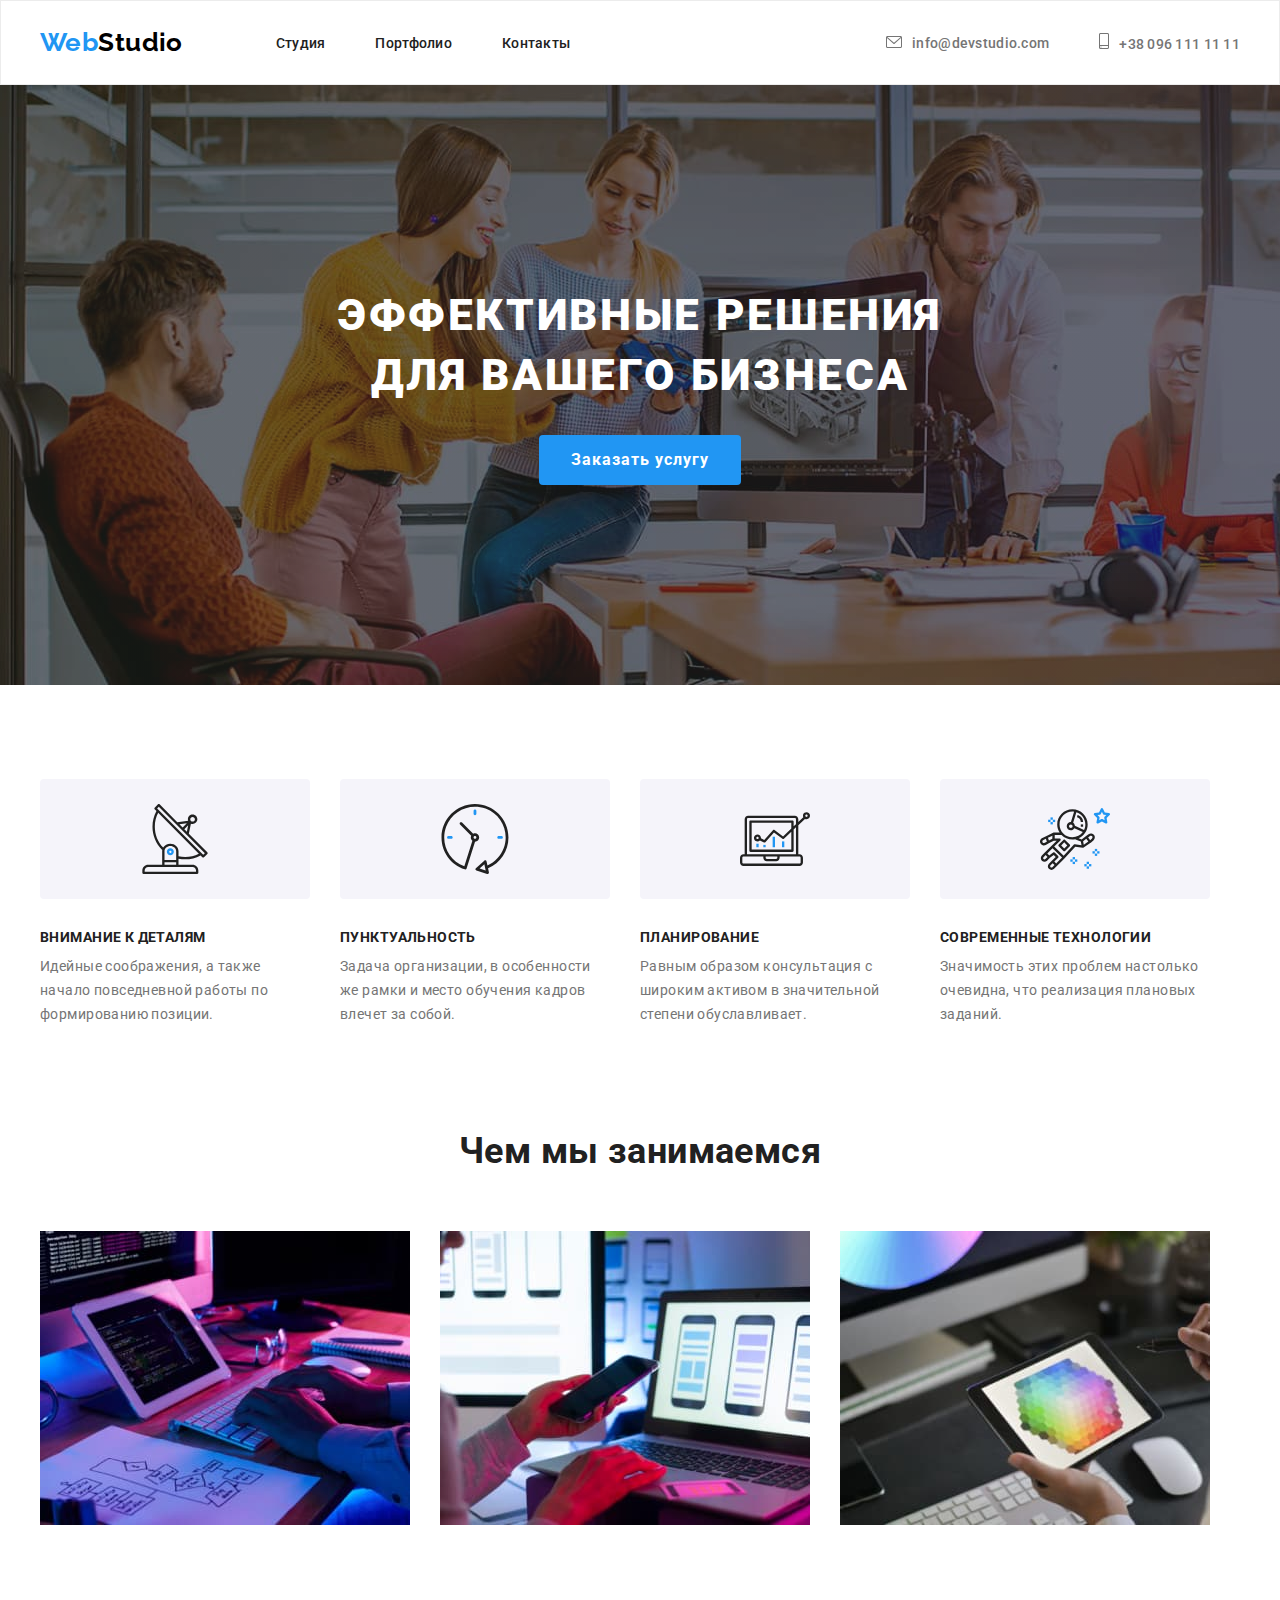
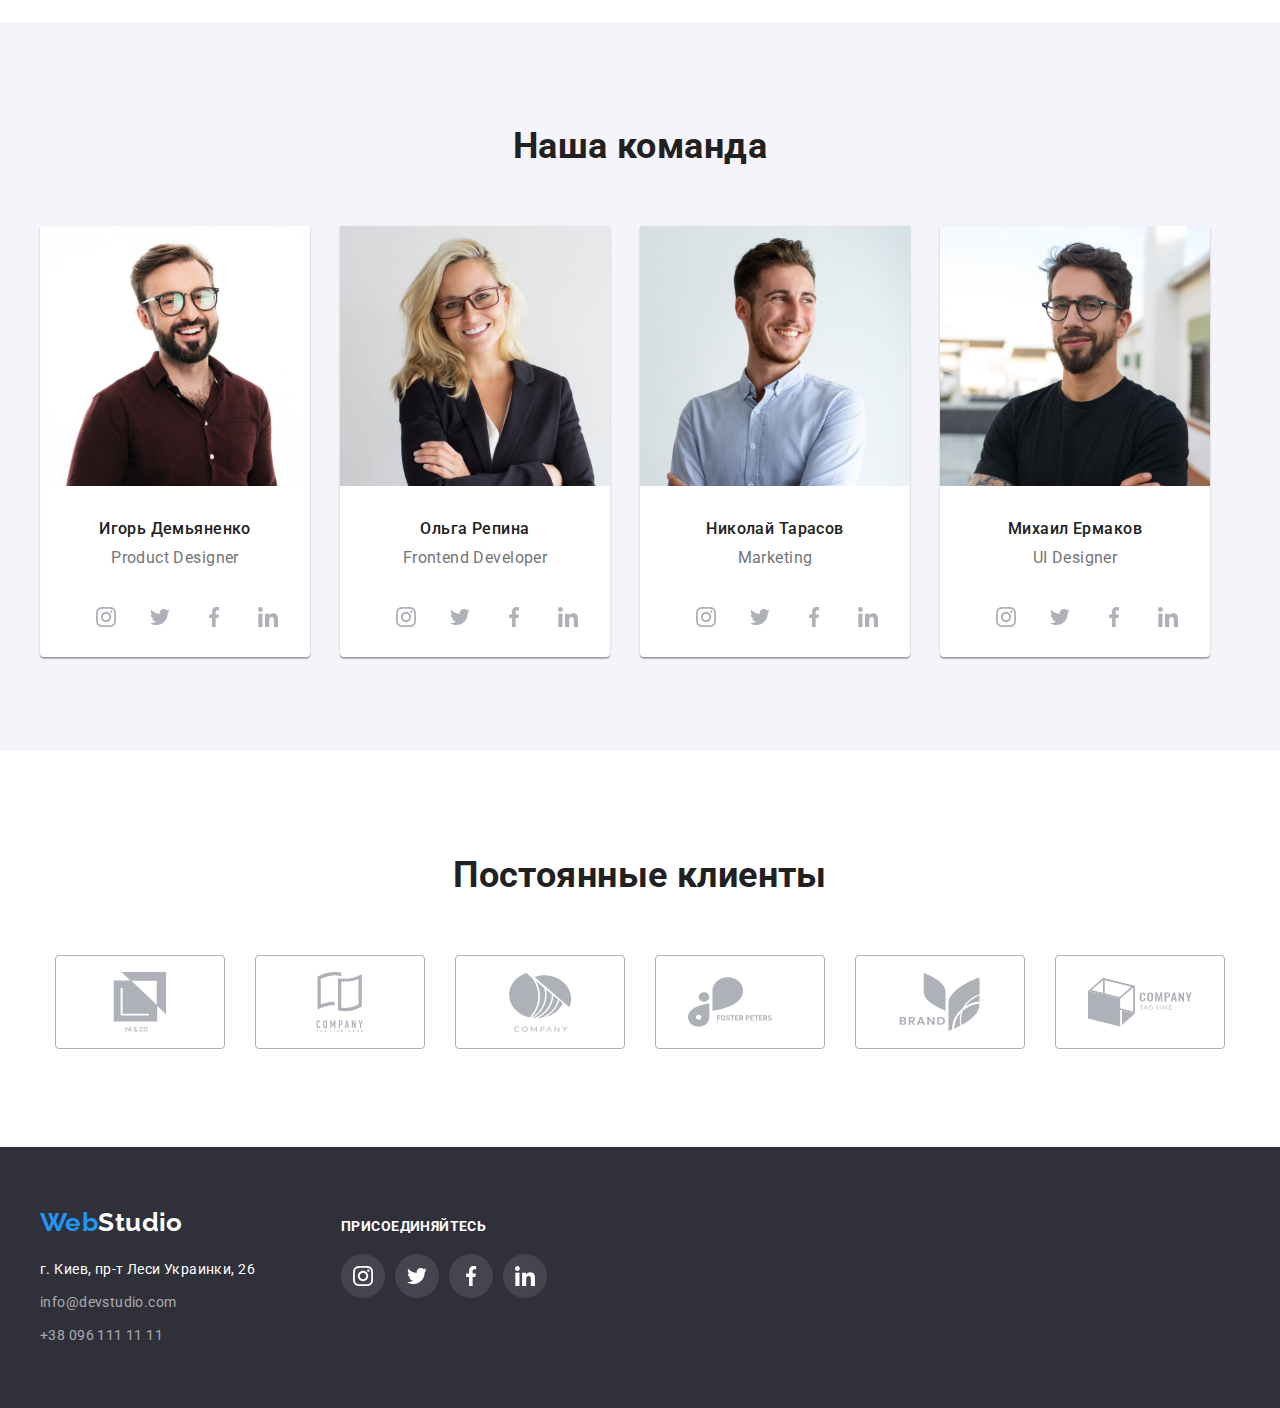
<file: index.html>
<!DOCTYPE html>
<html lang="ru">
    <head>
        <meta charset="UTF-8">
        <meta http-equiv="X-UA-Compatible" content="IE=edge">
        <meta name="viewport" content="width=device-width, initial-scale=1.0">
        <title>Document</title>
        <link rel="stylesheet" href="https://cdnjs.cloudflare.com/ajax/libs/modern-normalize/1.0.0/modern-normalize.min.css"
            integrity="sha512-ISS7cAi1PEhQ8jnbJpJZMd29NlhNj4AWYyLOSp2CE/CsHxTCu+r+t0D2yoJudVrd0/8fTVPUVDzY5Tvli75u/g=="
            crossorigin="anonymous" referrerpolicy="no-referrer" />
            <link rel="preconnect" href="https://fonts.gstatic.com">
            <link href="https://fonts.googleapis.com/css2?family=Raleway:wght@700&family=Roboto:wght@400;500;700;900&display=swap"
                rel="stylesheet">
        <link rel="stylesheet" href="./css/styles.css">
    </head>
    <body class="body">
        <header class="header">
            <div class="container">
                <nav class="main__nav">
                    <a href="/" class="logo"><span class="logo-text">Web</span>Studio</a>
                    <div>
                        <ul class="nav-list list">
                            <li class="nav__list__item">
                                <a href="./index.html" class="link">Студия</a>
                            </li>
                            <li class="nav__list__item">
                                <a href="./portfolio.html" class="link">Портфолио</a>
                            </li>
                            <li class="nav__list__item">
                                <a href="/" class="link">Контакты</a>
                            </li>
                        </ul>
                    </div>
                    <ul class="auth__nav list">
                        <li class="auth__nav__item">
                            <a href="mailto:info@devstudio.com" class="link">
                                <svg class="icon" width="16" height="12">
                                    <use href="./images/icons/sprite.svg#icon-envelope"></use>
                                </svg>info@devstudio.com</a>
                        </li>
                        <li class="auth__nav__item">
                            <a href="tel:+380961111111" class="link">
                                <svg class="icon" width="10" height="16">
                                    <use href="./images/icons/sprite.svg#icon-smartphone"></use>
                                </svg>+38 096 111 11 11</a>
                        </li>
                    </ul>
                </nav>
                </div>
        </header>
        <main>
            <!-- Main content -->
            <!-- Hero-->
            <section class="hero">
                    <div class="container">
                            <h1 class="hero__caption">Эффективные решения<br>для вашего бизнеса</h1>
                            <button type="button" class="button button-hero">Заказать услугу</button>
                </div>
            </section>
            <!-- Features -->
            <section class="section features-section">
                <div class="container">
                    <h2 class="features-caption">Features</h2>
                    <ul class="list feature__list__main">
                        <li class="feature__list">
                            <div class="feature__cont__icon">
                                <svg class="feature__icon">
                                    <use href="./images/icons/sprite.svg#icon-antenna"></use>
                                </svg>
                            </div>
                            <h3 class="feature__list__item">Внимание к деталям</h3>
                            <p class="feature__list__text">Идейные соображения, а также начало повседневной работы по формированию позиции.</p>
                        </li>
                        <li class="feature__list">
                            <div class="feature__cont__icon">
                                <svg class="feature__icon">
                                    <use href="./images/icons/sprite.svg#icon-clock1"></use>
                                </svg>
                            </div>
                            <h3 class="feature__list__item">Пунктуальность</h3>
                            <p class="feature__list__text">Задача организации, в особенности же рамки и место обучения кадров влечет за собой.</p>
                        </li>
                        <li class="feature__list">
                            <div class="feature__cont__icon">
                                <svg class="feature__icon">
                                    <use href="./images/icons/sprite.svg#icon-diagram"></use>
                                </svg>
                            </div>
                            <h3 class="feature__list__item">Планирование</h3>
                            <p class="feature__list__text">Равным образом консультация с широким активом в значительной степени обуславливает.</p>
                        </li>
                        <li class="feature__list">
                            <div class="feature__cont__icon">
                                <svg class="feature__icon">
                                    <use href="./images/icons/sprite.svg#icon-astronaut"></use>
                                </svg>
                            </div>
                            <h3 class="feature__list__item">Современные технологии</h3>
                            <p class="feature__list__text">Значимость этих проблем настолько очевидна, что реализация плановых заданий.</p>
                        </li>
                    </ul>
                </div>
            </section>
            <!-- What are we doing -->
            <section class="section our-work-section">
                <div class="container">
                    <h2 class="caption">Чем мы занимаемся</h2>
                    <ul class="our-work-item">
                        <li class="our-work-list">
                           <img src="./images/img.jpg" alt="pcdev" width="370" class="link">
                        </li>
                        <li class="our-work-list">
                            <img src="./images/img(1).jpg" alt="mob-dev" width="370" class="link">
                        </li>
                        <li class="our-work-list">
                            <img src="./images/box3.jpg" alt="tablet-dev" width="370" class="link">
                        </li>
                    </ul>
                </div>
            </section>
            <!--Our team-->
            <section class="section our-team-section">
                <div class="container">
                    <h2 class="caption">Наша команда</h2>
                    <ul class="team__list list">
                        <li class="team__card">
                            <img src="./images/img(2).jpg" alt="employee-photo1" width="270">
                            <div class="card__text">
                                <h3 class="card__title">Игорь Демьяненко</h3>
                                <p class="card__copy">Product Designer</p>
                                <ul class="our-team-icon">
                                    <li class="our-team-icon-item">
                                       <a href="" class="icon-link"><svg class="team-icon">
                                            <use href="./images/icons/sprite.svg#icon-instagram"></use>
                                        </svg>
                                        </a>
                                    </li>
                                    <li class="our-team-icon-item">
                                        <a href="" class="icon-link"><svg class="team-icon">
                                                <use href="./images/icons/sprite.svg#icon-twitter"></use>
                                            </svg>
                                        </a>
                                    </li>
                                    <li class="our-team-icon-item">
                                        <a href="" class="icon-link"><svg class="team-icon">
                                                <use href="./images/icons/sprite.svg#icon-facebook"></use>
                                            </svg>
                                        </a>
                                    </li>
                                    <li class="our-team-icon-item">
                                        <a href="" class="icon-link"><svg class="team-icon">
                                                <use href="./images/icons/sprite.svg#icon-linkedin1"></use>
                                            </svg>
                                        </a>
                                    </li>
                                </ul>
                            </div>
                        </li>
                        <li class="team__card">
                            <img src="./images/img(3).jpg" alt="employee-photo2" width="270">
                            <div class="card__text">
                                <h3 class="card__title">Ольга Репина</h3>
                                <p class="card__copy">Frontend Developer</p>
                                <ul class="our-team-icon">
                                    <li class="our-team-icon-item">
                                        <a href="" class="icon-link"><svg class="team-icon">
                                                <use href="./images/icons/sprite.svg#icon-instagram"></use>
                                            </svg>
                                        </a>
                                    </li>
                                    <li class="our-team-icon-item">
                                        <a href="" class="icon-link"><svg class="team-icon">
                                                <use href="./images/icons/sprite.svg#icon-twitter"></use>
                                            </svg>
                                        </a>
                                    </li>
                                    <li class="our-team-icon-item">
                                        <a href="" class="icon-link"><svg class="team-icon">
                                                <use href="./images/icons/sprite.svg#icon-facebook"></use>
                                            </svg>
                                        </a>
                                    </li>
                                    <li class="our-team-icon-item">
                                        <a href="" class="icon-link"><svg class="team-icon">
                                                <use href="./images/icons/sprite.svg#icon-linkedin1"></use>
                                            </svg>
                                        </a>
                                    </li>
                                </ul>
                            </div>
                        </li>
                        <li class="team__card">
                            <img src="./images/img(4).jpg" alt="employee-photo3" width="270">
                            <div class="card__text">
                                <h3 class="card__title">Николай Тарасов</h3>
                                <p class="card__copy">Marketing</p>
                                <ul class="our-team-icon">
                                    <li class="our-team-icon-item">
                                        <a href="" class="icon-link"><svg class="team-icon">
                                                <use href="./images/icons/sprite.svg#icon-instagram"></use>
                                            </svg>
                                        </a>
                                    </li>
                                    <li class="our-team-icon-item">
                                        <a href="" class="icon-link"><svg class="team-icon">
                                                <use href="./images/icons/sprite.svg#icon-twitter"></use>
                                            </svg>
                                        </a>
                                    </li>
                                    <li class="our-team-icon-item">
                                        <a href="" class="icon-link"><svg class="team-icon">
                                                <use href="./images/icons/sprite.svg#icon-facebook"></use>
                                            </svg>
                                        </a>
                                    </li>
                                    <li class="our-team-icon-item">
                                        <a href="" class="icon-link"><svg class="team-icon">
                                                <use href="./images/icons/sprite.svg#icon-linkedin1"></use>
                                            </svg>
                                        </a>
                                    </li>
                                </ul>
                            </div>
                        </li>
                        <li class="team__card">
                            <img src="./images/img(5).jpg" alt="employee-photo4" width="270">
                            <div class="card__text">
                                <h3 class="card__title">Михаил Ермаков</h3>
                                <p class="card__copy">UI Designer</p>
                                <ul class="our-team-icon">
                                    <li class="our-team-icon-item">
                                        <a href="" class="icon-link"><svg class="team-icon">
                                                <use href="./images/icons/sprite.svg#icon-instagram"></use>
                                            </svg>
                                        </a>
                                    </li>
                                    <li class="our-team-icon-item">
                                        <a href="" class="icon-link"><svg class="team-icon">
                                                <use href="./images/icons/sprite.svg#icon-twitter"></use>
                                            </svg>
                                        </a>
                                    </li>
                                    <li class="our-team-icon-item">
                                        <a href="" class="icon-link"><svg class="team-icon">
                                                <use href="./images/icons/sprite.svg#icon-facebook"></use>
                                            </svg>
                                        </a>
                                    </li>
                                    <li class="our-team-icon-item">
                                        <a href="" class="icon-link"><svg class="team-icon">
                                                <use href="./images/icons/sprite.svg#icon-linkedin1"></use>
                                            </svg>
                                        </a>
                                    </li>
                                </ul>
                            </div>
                        </li>
                    </ul>
                </div>
            </section>
            <!-- Regular clients -->
            <section class="section">
                <div class="container">
                    <h2 class="caption">Постоянные клиенты</h2>
                    <ul class="clients-list">
                        <li class="clients-list-item">
                        <a href="" class="clients-list-link"> <svg class="client-logo" width="106" height="60">
                            <use href="./images/icons/sprite.svg#icon-Union"></use>
                        </svg>
                        </a>
                        </li>
                        <li class="clients-list-item">
                            <a href="" class="clients-list-link"> <svg class="client-logo" width="106" height="60">
                                    <use href="./images/icons/sprite.svg#icon-group"></use>
                                </svg>
                            </a>
                        </li>
                    <li class="clients-list-item">
                        <a href="" class="clients-list-link"><svg class="client-logo" width="106" height="60">
                                <use href="./images/icons/sprite.svg#icon-group1"></use>
                            </svg>
                        </a>
                    </li>
                        <li class="clients-list-item">
                            <a href="" class="clients-list-link"> <svg class="client-logo" width="106" height="60">
                                    <use href="./images/icons/sprite.svg#icon-group2"></use>
                                </svg>
                            </a>
                        </li>
                        <li class="clients-list-item">
                            <a href="" class="clients-list-link"> <svg class="client-logo" width="106" height="60">
                                    <use href="./images/icons/sprite.svg#icon-group3"></use>
                                </svg>
                            </a>
                        </li>
                        <li class="clients-list-item">
                            <a href="" class="clients-list-link"> <svg class="client-logo" width="106" height="60">
                                    <use href="./images/icons/sprite.svg#icon-group4"></use>
                                </svg>
                            </a>
                        </li>
                    </ul>
                </div>
            </section>
        </main>
        <footer class="footer">
            <div class="container footer-container">
                <div class="footer-address">
                        <div class="logo-footer-content">
                            <a href="/" class="logo-footer">Web<span class="studio">Studio</span></a>
                        </div>
                        <address>
                            <ul class="list">
                                <li class="address address-list">г. Киев, пр-т Леси Украинки, 26</li>
                                <li class="address-list"><a href="mailto:info@devstudio.com" class="link">info@devstudio.com</a></li>
                                <li class="address-list"><a href="tel:+380961111111" class="link">+38 096 111 11 11</a></li>
                            </ul>
                        </address>
                </div>
                <div class="footer-icons">
                    <p class="footer-title">присоединяйтесь</p>    
                    <ul class="footer-list">
                        <li class="footer-item">
                            <a class="footer-link" href="">
                                <svg width="20" height="20" class="ft-icon">
                                    <use href="./images/icons/sprite.svg#icon-instagram"></use>
                                </svg>
                            </a>
                        </li>
                        <li class="footer-item">
                            <a class="footer-link" href="">
                                <svg width="20" height="20" class="ft-icon">
                                    <use href="./images/icons/sprite.svg#icon-twitter"></use>
                                </svg>
                            </a>
                        </li>
                        <li class="footer-item">
                            <a class="footer-link" href="">
                                <svg width="20" height="20" class="ft-icon">
                                    <use href="./images/icons/sprite.svg#icon-facebook"></use>
                                </svg>
                            </a>
                        </li>
                        <li class="footer-item">
                            <a class="footer-link" href="">
                                <svg width="20" height="20" class="ft-icon">
                                    <use href="./images/icons/sprite.svg#icon-linkedin1"></use>
                                </svg>
                            </a>
                        </li>
                    </ul>
                </div>
            </div>
        </footer>
    </body>
</html>
</file>
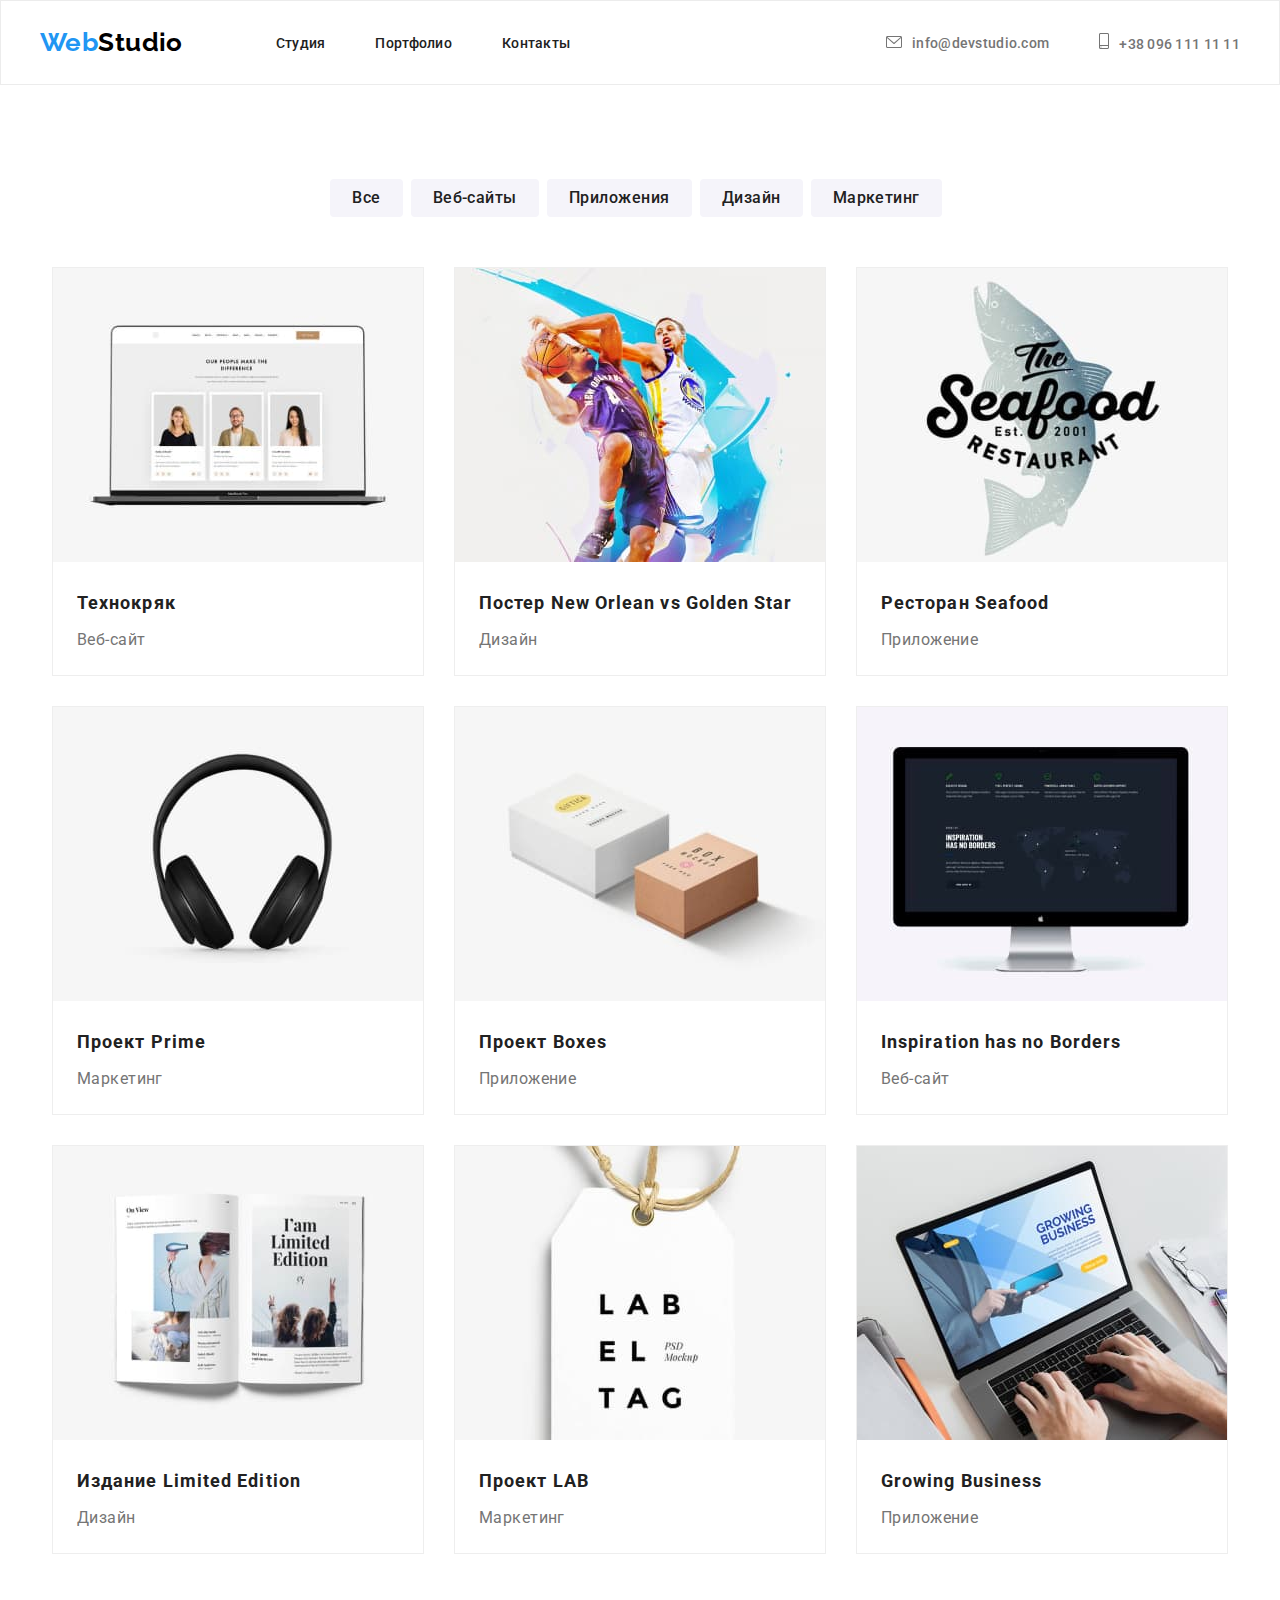
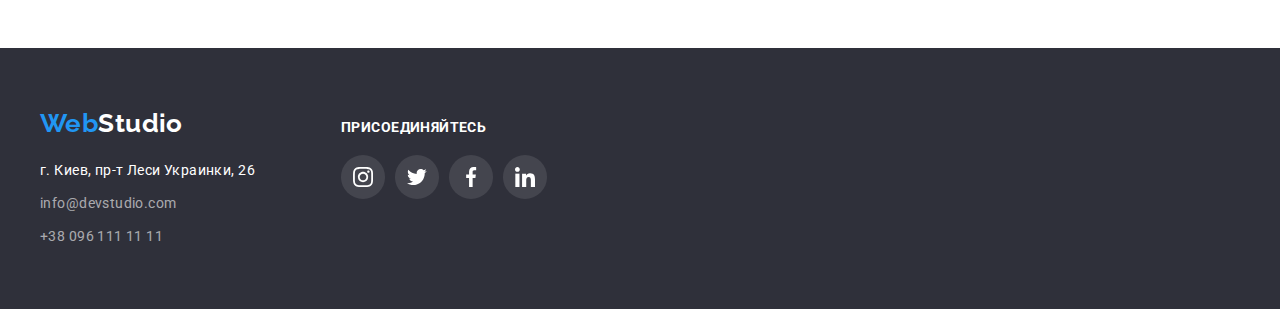
<file: portfolio.html>
<!DOCTYPE html>
<html lang="ru">
    <head>
        <meta charset="UTF-8">
        <meta http-equiv="X-UA-Compatible" content="IE=edge">
        <meta name="viewport" content="width=device-width, initial-scale=1.0">
        <title>Document</title>
        <link rel="preconnect" href="https://fonts.gstatic.com">
        <link rel="preconnect" href="https://fonts.gstatic.com">
        <link href="https://fonts.googleapis.com/css2?family=Raleway:wght@700&family=Roboto:wght@400;500;700;900&display=swap"
            rel="stylesheet">
        <link rel="stylesheet" href="./css/styles.css">
    </head>
    <body class="body">
        <header class="header">
            <div class="container">
                <nav class="main__nav">
                    <a href="/" class="logo"><span class="logo-text">Web</span>Studio</a>
                    <div>
                        <ul class="nav-list list">
                            <li class="nav__list__item">
                                <a href="./index.html" class="link">Студия</a>
                            </li>
                            <li class="nav__list__item">
                                <a href="./portfolio.html" class="link">Портфолио</a>
                            </li>
                            <li class="nav__list__item">
                                <a href="/" class="link">Контакты</a>
                            </li>
                        </ul>
                    </div>
                    <ul class="auth__nav list">
                        <li class="auth__nav__item">
                            <a href="mailto:info@devstudio.com" class="link">
                                <svg class="icon" width="16" height="12">
                                    <use href="./images/icons/sprite.svg#icon-envelope"></use>
                                </svg>info@devstudio.com</a>
                        </li>
                        <li class="auth__nav__item">
                            <a href="tel:+380961111111" class="link">
                                <svg class="icon" width="10" height="16">
                                    <use href="./images/icons/sprite.svg#icon-smartphone"></use>
                                </svg>+38 096 111 11 11</a>
                        </li>
                    </ul>
                </nav>
            </div>
        </header>
        <main>
            <section class="section">
                <div class="container portfolio__list">
                    <h1 class="portfolio-caption">Портфолио</h1>
                    <!-- Filters -->
                    <div>
                        <ul class="button__list">
                            <li class="button__list__item"><button type="button" class="button button__filter">Все</button></li>
                            <li class="button__list__item"><button type="button" class="button button__filter">Веб-сайты</button></li>
                            <li class="button__list__item"><button type="button" class="button button__filter">Приложения</button></li>
                            <li class="button__list__item"><button type="button" class="button button__filter">Дизайн</button></li>
                            <li class="button__list__item"><button type="button" class="button button__filter">Маркетинг</button></li>
                        </ul>
                    </div>
                    <!-- Projects -->
                    <div>
                        <ul class="list project__list">
                            <li class="project__card">
                                <a href="#" class="project__card__img"><img src="./images/prj1.jpg" alt="project1" width="370">
                                <div class="project__card__text">
                                    <h2 class="project__title">Технокряк</h2>
                                    <p class="project__copy">Веб-сайт</p>
                                </div>
                                </a>
                            </li>
                            <li class="project__card">
                                <a href="#" class="project__card__img"><img src="./images/prj2.jpg" alt="project2" width="370">
                                <div class="project__card__text">
                                    <h2 class="project__title">Постер New Orlean vs Golden Star</h2>
                                    <p class="project__copy">Дизайн</p>
                                </div>
                                </a>
                            </li>
                            <li class="project__card">
                                <a href="#" class="project__card__img"><img src="./images/prj3.jpg" alt="project3" width="370">
                                <div class="project__card__text">
                                    <h2 class="project__title">Ресторан Seafood</h2>
                                    <p class="project__copy">Приложение</p>
                                </div>
                                </a>
                            </li>
                            <li class="project__card">
                                <a href="#" class="project__card__img"><img src="./images/prj4.jpg" alt="project4" width="370">
                                <div class="project__card__text">
                                    <h2 class="project__title">Проект Prime</h2>
                                    <p class="project__copy">Маркетинг</p>
                                </div>
                                </a>
                            </li>
                            <li class="project__card">
                                <a href="#" class="project__card__img"><img src="./images/prj5.jpg" alt="project5" width="370">
                                <div class="project__card__text">
                                    <h2 class="project__title">Проект Boxes</h2>
                                    <p class="project__copy">Приложение</p>
                                </div>
                                </a>
                            </li>
                            <li class="project__card">
                                <a href="#" class="project__card__img"><img src="./images/prj6.jpg" alt="project6" width="370">
                                <div class="project__card__text">
                                    <h2 class="project__title">Inspiration has no Borders</h2>
                                    <p class="project__copy">Веб-сайт</p>
                                </div>
                                </a>
                            </li>
                            <li class="project__card">
                                <a href="#" class="project__card__img"><img src="./images/prj7.jpg" alt="project7" width="370">
                                <div class="project__card__text">
                                    <h2 class="project__title">Издание Limited Edition</h2>
                                    <p class="project__copy">Дизайн</p>
                                </div>
                                </a>
                            </li>
                            <li class="project__card">
                                <a href="#" class="project__card__img"><img src="./images/prj8.jpg" alt="project8" width="370">
                                <div class="project__card__text">
                                    <h2 class="project__title">Проект LAB</h2>
                                    <p class="project__copy">Маркетинг</p>
                                </div>
                                </a>
                            </li>
                            <li class="project__card">
                                <a href="#" class="project__card__img"><img src="./images/prj9.jpg" alt="project9" width="370">
                                <div class="project__card__text">
                                    <h2 class="project__title">Growing Business</h2>
                                    <p class="project__copy">Приложение</p>
                                </div>
                                </a>
                            </li>
                        </ul>
                    </div>
                </div>
            </section>
        </main>
        <footer class="footer">
            <div class="container footer-container">
                <div class="footer-address">
                    <div class="logo-footer-content">
                        <a href="/" class="logo-footer">Web<span class="studio">Studio</span></a>
                    </div>
                    <address>
                        <ul class="list">
                            <li class="address address-list">г. Киев, пр-т Леси Украинки, 26</li>
                            <li class="address-list"><a href="mailto:info@devstudio.com" class="link">info@devstudio.com</a>
                            </li>
                            <li class="address-list"><a href="tel:+380961111111" class="link">+38 096 111 11 11</a></li>
                        </ul>
                    </address>
                </div>
                <div class="footer-icons">
                    <p class="footer-title">присоединяйтесь</p>
                    <ul class="footer-list">
                        <li class="footer-item">
                            <a class="footer-link" href="">
                                <svg width="20" height="20" class="ft-icon">
                                    <use href="./images/icons/sprite.svg#icon-instagram"></use>
                                </svg>
                            </a>
                        </li>
                        <li class="footer-item">
                            <a class="footer-link" href="">
                                <svg width="20" height="20" class="ft-icon">
                                    <use href="./images/icons/sprite.svg#icon-twitter"></use>
                                </svg>
                            </a>
                        </li>
                        <li class="footer-item">
                            <a class="footer-link" href="">
                                <svg width="20" height="20" class="ft-icon">
                                    <use href="./images/icons/sprite.svg#icon-facebook"></use>
                                </svg>
                            </a>
                        </li>
                        <li class="footer-item">
                            <a class="footer-link" href="">
                                <svg width="20" height="20" class="ft-icon">
                                    <use href="./images/icons/sprite.svg#icon-linkedin1"></use>
                                </svg>
                            </a>
                        </li>
                    </ul>
                </div>
            </div>
        </footer>
    </body>
</html>
</file>
<file: css/styles.css>
:root {
  --pretty-color: #2196f3;
  --while-color: #212121;
  --white-color: #ffffff;
  --grey-color: #757575;
  --dark-grey: #2f303a;
  --soft-grey: #f5f4fa;
  --icons-grey: #afb1b8;
  --black-logo: #000000;
  --card-border-color: #eeeeee;
  --main-font: "Roboto", sans-serif;
  --logo-font: "Raleway", sans-serif;
}
/* --icons-color: rgba(175, 177, 184, 1); */
* {
  margin: 0;
  padding: 0;
  list-style: none;
}

body {
  font-family: var(--main-font);
  font-style: normal;
  color: var(--grey-color);
  font-weight: normal;
  font-size: 14px;
  letter-spacing: 0.03em;
  margin-left: auto;
  margin-right: auto;
}

a {
  text-decoration: none;
}

ul {
  list-style: none;
  padding: 0;
  margin: 0;
}

h1,
h2,
h3,
h4 {
  margin: 0;
}

p {
  margin: 0;
}
.container {
  margin: 0 auto;
  width: 1200px;
  padding-left: 15px;
  padding-right: 15px;
}
.section {
  padding: 94px 0;
}

.link {
  color: inherit;
  text-decoration: none;
}

.list {
  list-style: none;
}

/* Header */

.header {
  border: 1px solid #ececec;
}

.main__nav {
  display: flex;
  align-items: center;
}

.auth__nav {
  display: flex;
  margin-left: auto;
}
.nav-list {
  display: flex;
  margin-right: 0;
}

.nav__list__item {
  margin-right: 50px;
  padding-top: 32px;
  padding-bottom: 32px;
}
.nav__list__item:last-child {
  margin-right: 0;
}

.nav-list,
.auth__nav {
  font-size: 14px;
  line-height: 1.143;
  font-weight: 500;
  letter-spacing: 0.02em;
}

.nav-list .link {
  /* display: block; */
  color: var(--while-color);
  padding-top: 32px;
  padding-bottom: 32px;
}

.auth__nav .link {
  color: inherit;
  padding-top: 32px;
  padding-bottom: 32px;
}

.auth__nav .list {
  align-items: center;
  justify-content: center;
}

.auth__nav .auth__nav__item + .auth__nav__item {
  margin-left: 50px;
}

.auth__nav__item {
  display: flex;
  align-items: center;
  justify-content: center;
}

.header .link:hover,
.header .link:focus {
  color: var(--pretty-color);
}

.logo {
  font-family: Raleway;
  font-weight: bold;
  font-size: 26px;
  line-height: 1.192;
  color: var(--black-logo);
  text-decoration: none;

  padding-right: 93px;
  padding-top: 24px;
  padding-bottom: 25px;
}

.logo-text {
  color: var(--pretty-color);
}

.icon {
  fill: currentColor;
  margin-right: 10px;
}

/* Header */

/* Hero */

.hero {
  background-color: var(--dark-grey);
  background-image: linear-gradient(
      to right,
      rgba(48, 58, 47, 0.4),
      rgba(47, 48, 58, 0.4)
    ),
    url("../images/herobackground.jpg");
  text-align: center;
  padding: 200px 0;
  max-width: 1600px;
  margin-right: auto;
  margin-left: auto;
}

.hero__caption {
  margin-bottom: 30px;
  font-weight: 900;
  font-size: 44px;
  line-height: 1.364;
  text-align: center;
  letter-spacing: 0.06em;
  text-transform: uppercase;

  color: var(--white-color);
}

.button {
  color: inherit;
  font-family: inherit;
  font-style: inherit;
  background-color: transparent;
  border: none;
  cursor: pointer;
  padding: 10px 10px;
}

.button-hero {
  font-weight: 700;
  font-size: 16px;
  line-height: 1.875;
  letter-spacing: 0.06em;
  color: var(--white-color);
  border-radius: 4px;
  background-color: var(--pretty-color);
  display: inline-block;
  padding: 10px 32px;
}

.button-hero:hover,
.button-hero:focus {
  background-color: var(--pretty-color);
}

/* Hero */

/* Features */

.caption {
  margin-bottom: 50px;
  font-size: 36px;
  line-height: 1.667;
  color: var(--while-color);
  text-align: center;
}

.feature__list__main {
  display: flex;
  margin-left: auto;
  margin-right: auto;
}

.feature__list {
  width: 270px;
  margin-right: 30px;
}
.feature__list:nth-child(4) {
  margin-right: 0;
}

.feature__cont__icon {
  width: 270px;
  height: 120px;
  border-radius: 4px;
  margin-bottom: 30px;
  display: flex;
  justify-content: center;
  align-items: center;
  flex-direction: row;
  background: var(--soft-grey);
}

.feature__icon {
  width: 70px;
  height: 70px;
}

.feature__list__item {
  font-weight: bold;
  font-size: 14px;
  line-height: 1.143;
  text-transform: uppercase;
  letter-spacing: 0.03em;
  color: var(--while-color);
}
.feature__list__text {
  margin-top: 10px;
  font-weight: normal;
  font-size: 14px;
  line-height: 1.714;
  letter-spacing: 0.03em;
}
.features-caption {
  display: none;
}
/* Features */

/* Our work*/
.our-work-section {
  padding-top: 0;
  padding-bottom: 94px;
}

.our-work-item {
  display: flex;
  margin-left: 0;
}

.our-work-list {
  display: block;
}

.our-work-list:not(:last-child) {
  margin-right: 30px;
}

/* Our-work */

/* Our Team */
.our-team-section {
  background: var(--soft-grey);
}

.team__list {
  display: flex;
  background: var(--soft-grey);
}

.team__card:not(:last-child) {
  margin-right: 30px;
}

.card__title {
  margin-bottom: 10px;
  font-weight: 500;
  font-size: 16px;
  line-height: 1.188;
  text-align: center;
  color: var(--while-color);
}
.team__card {
  background: var(--white-color);
  box-shadow: 0px 1px 3px rgba(0, 0, 0, 0.12), 0px 1px 1px rgba(0, 0, 0, 0.14),
    0px 2px 1px rgba(0, 0, 0, 0.2);
  border-radius: 0px 0px 4px 4px;
}

.card__copy {
  font-size: 16px;
  line-height: 1.188;
  text-align: center;
  color: var(--grey-color);
}

.card__text {
  padding-top: 30px;
}

.our-team-icon {
  display: flex;
  justify-content: center;
  margin-top: 16px;
  padding-bottom: 30px;
  padding-left: 32px;
  padding-right: 32px;
}

.our-team-icon-item {
  fill: #afb1b8;
  justify-content: center;
  align-items: center;
  width: 44px;
  height: 44px;
  border-radius: 50%;
  cursor: pointer;
}

.our-team-icon-item:not(:last-child) {
  margin-right: 10px;
}

.icon-link {
  width: 44px;
  height: 44px;
  padding: 12px;
  border-radius: 50%;
  display: flex;
  justify-content: center;
  align-items: center;
}

.icon-link-item {
  width: 20px;
  height: 20px;
  fill: rgb(175 177 184);
}

.team-icon {
  width: 20px;
  height: 20px;
  fill: var(--icons-color);
}

.our-team-icon .icon-link:hover,
.our-team-icon .icon-link:focus {
  background-color: var(--pretty-color);
  fill: var(--white-color);
}

/* Our Team */

/* Regular clients */
.clients-list {
  display: flex;
  justify-content: center;
  align-items: center;
}

.clients-list-item {
  width: 170px;
  height: 98px;
  margin-right: 30px;
}

.clients-list-item:last-child {
  margin-right: 0;
}

.clients-list-link {
  display: flex;
  fill: var(--icons-grey);
  border: 1px solid #afb1b8;
  border-radius: 4px;
}

.client-logo {
  fill: var(--icons-grey);
  width: 106px;
  margin: 16px 32px;
}

.clients-list-link:hover,
.clients-list-link:focus {
  border-color: var(--pretty-color);
}

.clients-list-item a:hover svg,
.clients-list-item a:focus svg {
  color: var(--pretty-color);
  fill: var(--pretty-color);
}

/* Regular clients */

/* Footer */

.footer {
  background: var(--dark-grey);
  padding-top: 60px;
  padding-bottom: 60px;
  display: block;
}

.footer-container {
  display: flex;
  align-items: baseline;
}

.footer-address {
  display: block;
  width: 231px;
}

.logo-footer {
  font-family: Raleway;
  font-weight: bold;
  font-size: 26px;
  line-height: 31px;
  color: var(--pretty-color);
  text-decoration: none;
}
.logo-footer-content {
  margin-bottom: 20px;
}

.address-list {
  margin-bottom: 9px;
}

.address-list:last-child {
  margin-bottom: 0;
}

.studio {
  color: var(--white-color);
}

.address {
  font-style: normal;
  line-height: 1.714;
  color: var(--white-color);
}

.footer .link {
  font-style: normal;
  font-weight: normal;
  font-size: 14px;
  line-height: 1.714;
  color: rgba(255, 255, 255, 0.6);
}

.footer-icons .footer-title {
  font-weight: bold;
  font-size: 14px;
  line-height: 1.142;
  letter-spacing: 0.03em;
  text-transform: uppercase;
  color: var(--white-color);
}

.footer-icons .footer-list {
  display: flex;
  margin-top: 20px;
  width: 206px;
}

.footer-icons {
  margin-left: 70px;
}

.footer-link {
  background: rgba(255, 255, 255, 0.1);
}

.footer-item:not(:last-child) {
  margin-right: 10px;
}

.footer-icons .footer-link {
  display: flex;
  justify-content: center;
  align-items: center;
  width: 44px;
  height: 44px;
  border-radius: 50%;
}
.ft-icon {
  fill: var(--white-color);
}

.footer-list .footer-link:hover,
.footer-list .footer-link:focus {
  background-color: var(--pretty-color);
}

/* Footer */

/* portfolio */
.portfolio-caption {
  display: none;
}

/* filters */

.button__list {
  display: flex;
  justify-content: center;
  flex-wrap: wrap;
  margin-bottom: 50px;
}
.button__list__item {
  margin-right: 8px;
}

.button__list:nth-child(3n) {
  margin-right: 0;
}

.button__filter {
  padding: 6px 22px;
  font-weight: 500;
  font-size: 16px;
  line-height: 1.625;
  letter-spacing: 0.03em;
  background-color: var(--soft-grey);
  border-radius: 4px;
  color: var(--while-color);
}

.button__filter:hover,
.button__filter:focus {
  color: var(--white-color);
  background-color: var(--pretty-color);
  box-shadow: 0px 3px 1px rgba(0, 0, 0, 0.1), 0px 1px 2px rgba(0, 0, 0, 0.08),
    0px 2px 2px rgba(0, 0, 0, 0.12);
  filter: drop-shadow(0px 4px 4px rgba(0, 0, 0, 0.25));
}

/* Filters */

/* projects */

.project__list {
  display: flex;
  flex-wrap: wrap;
  justify-content: center;
}
.project__card {
  width: 370px;
  margin-right: 30px;
  margin-bottom: 30px;
  background: var(--white-color);
  border: 1px solid var(--card-border-color);
}
.project__card:hover,
.project__card:focus {
  box-shadow: 0px 1px 1px rgba(0, 0, 0, 0.12), 0px 4px 4px rgba(0, 0, 0, 0.06),
    1px 4px 6px rgba(0, 0, 0, 0.16);
}

.project__card:nth-child(-n + 3) {
  margin-top: 0;
}

.project__card:nth-child(3n) {
  margin-right: 0;
}

.project__card:nth-last-child(-n + 3) {
  margin-bottom: 0;
}

.project__title {
  font-weight: bold;
  font-size: 18px;
  line-height: 2;
  letter-spacing: 0.06em;
  color: var(--while-color);
}

.project__copy {
  margin-top: 4px;
  font-size: 16px;
  line-height: 1.875;
  color: var(--grey-color);
}

.project__card__text {
  align-items: center;
  padding: 20px 24px;
}

/* projects */

/* portfolio */
</file>
